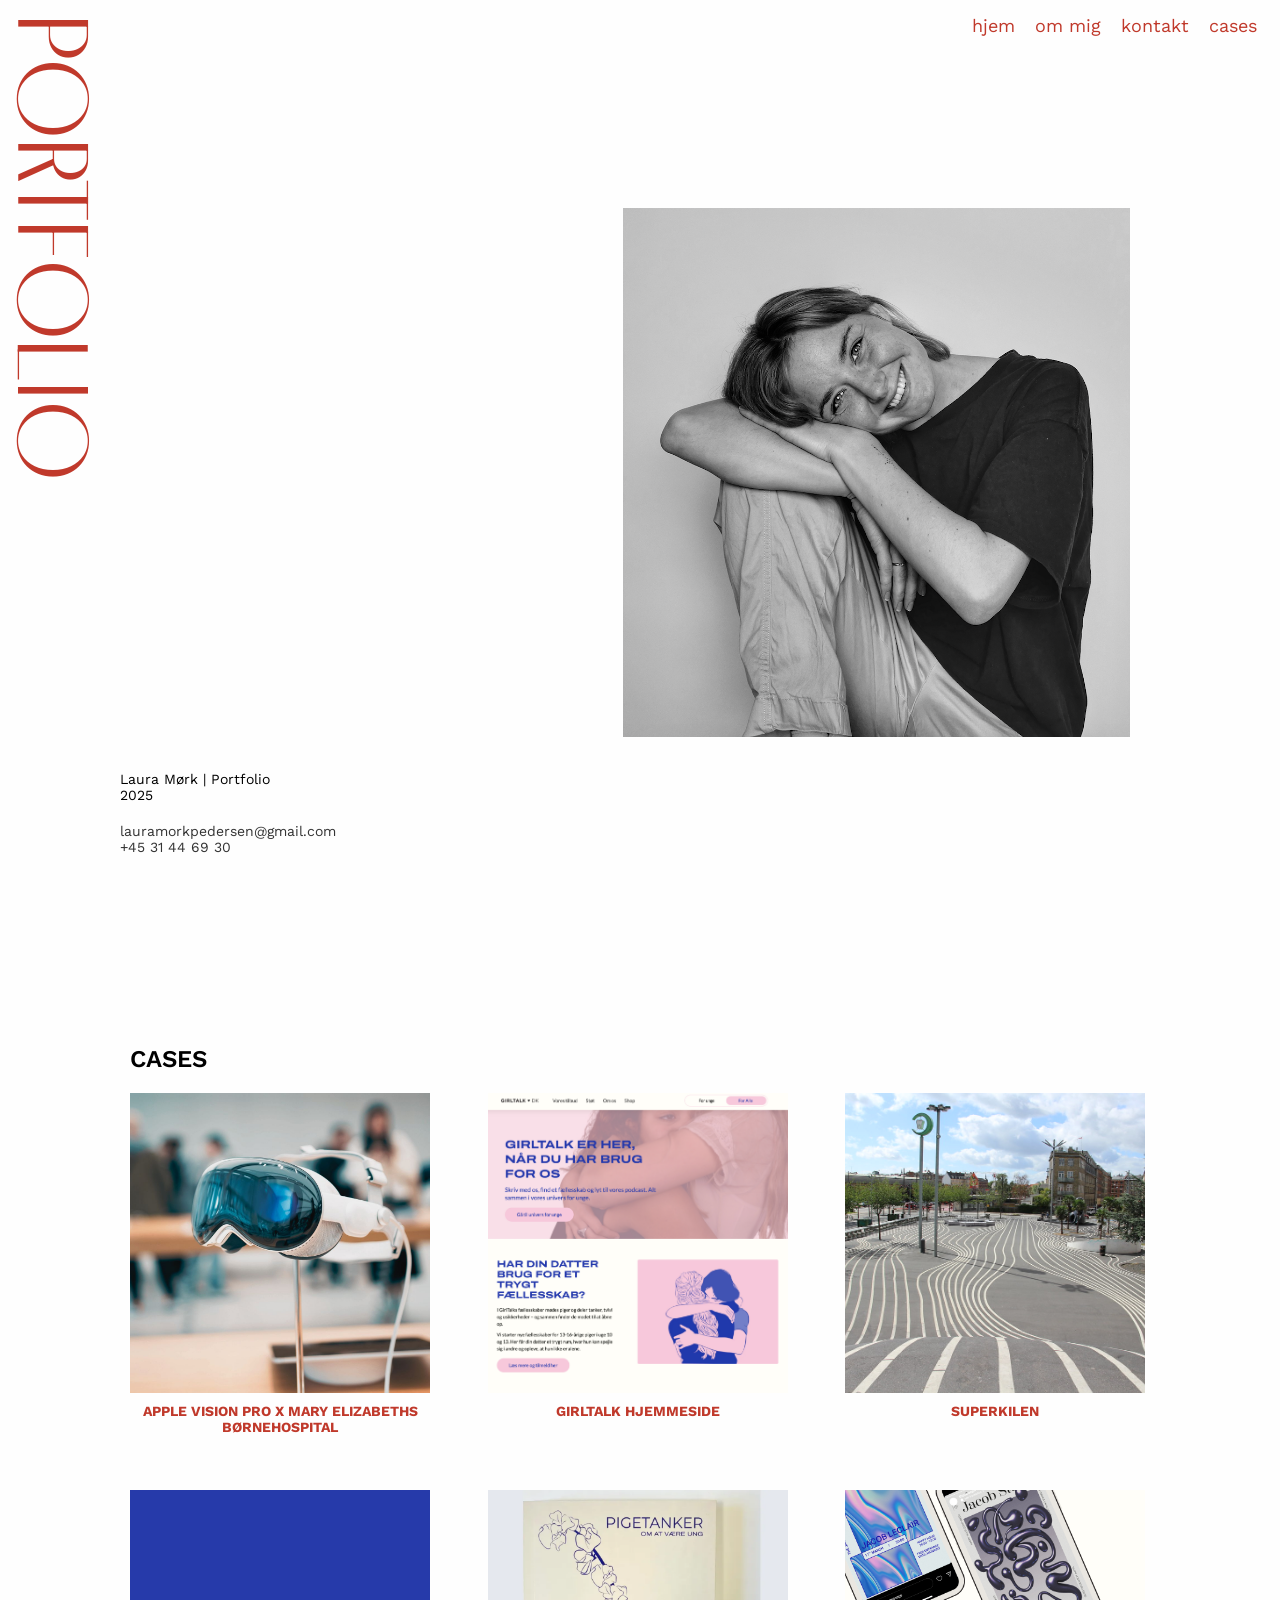
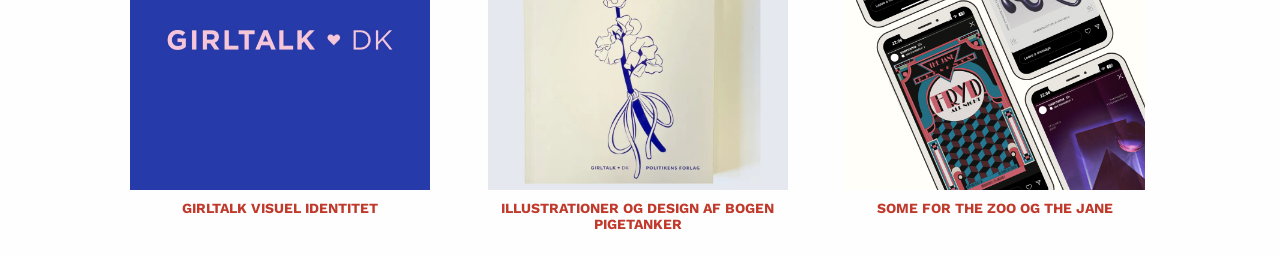
<file: index.html>
<!DOCTYPE html>
<html lang="en">
<head>
    <meta charset="UTF-8">
    <meta name="viewport" content="width=device-width, initial-scale=1.0">
    <title>Portfolio</title>
    <link rel="stylesheet" href="style.css">
    <script src="script.js" defer></script>
</head>
<body class="index">
    <header>
        <!-- Navigation Menu -->
        <nav class="navbar-index">
            
            <!-- Burger Menu Button (only for mobile) -->
            <div class="burger-menu" onclick="toggleMenu()">
                <div class="burger-line"></div>
                <div class="burger-line"></div>
                <div class="burger-line"></div>
            </div>
    
            <!-- Navigation Links -->
            <ul class="nav-links" id="navLinks">
                <li><a href="index.html">hjem</a></li>
                <li><a href="aboutme.html">om mig</a></li>
                <li><a href="contact.html">kontakt</a></li>
    
                <!-- Contact menu with submenu -->
                <li class="menu-item has-submenu">
                    <a href="projekter.html" class="submenu-toggle">cases</a>
                    <ul class="submenu">
                        <li><a href="duckwise.html">Apple Vision Pro x Mary Elizabeths Børnehospital</a></li>
                        <li><a href="girltalkvisuelidentitet.html">GirlTalk Visuel Identitet</a></li>
                        <li><a href="girltalkweb.html">GirlTalk Hjemmeside</a></li>
                        <li><a href="superkilen.html">Superkilen</a></li>
                        <li><a href="pigetanker.html">Pigetanker</a></li>
                        <li><a href="some.html">SoMe</a></li>
                    </ul>
                </li>
            </ul>
        </nav>
    </header>
    

<main>
    <div class="container">
        <div class="left-section">
            <div>
            <div class="info">
                <p>Laura Mørk | Portfolio<br>2025</p>

            </p>
            </div>
            <div class="description">
               <a href="mailto:lauramorkpedersen@gmail.com">lauramorkpedersen@gmail.com</a>
              <a href="tel:+4531446930">+45 31 44 69 30</a>
        </div>
        </div>
    </div>
        <div class="right-section">
            <div class="large-image">
                <img src="assets/images/portfolio1.JPEG" alt="Black and white street photography">
            </div>
        </div>
        <div class="portfolio-text">
            <p>portfolio</p>
        </div>
    </div>

    <section class="selected-work fade-in">
        <h2>CASES</h2>
        <div class="work-grid">
            <a href="duckwise.html" class="work-item">
                <img class="work-img " src="assets/duckwiseimages/avp.jpg" alt="Vuffeli">
                <p >APPLE VISION PRO X MARY ELIZABETHS BØRNEHOSPITAL</p>
            </a>
            <a href="girltalkweb.html" class="work-item">
                <img class="work-img " src="assets/girltalkwebimg/girltalkwebshort.png" alt="Vuffeli">
                <p >GIRLTALK HJEMMESIDE</p>
            </a>
            <a href="superkilen.html" class="work-item">
                <img class="work-img " src="assets/superkilenimg/superkilen.jpg" alt="Apple Vision Pro">
                <p >SUPERKILEN</p>
            </a>
            <a href="girltalkvisuelidentitet.html" class="work-item">
                <img class="work-img " src="assets/girltalkprojectimg/gtpinkblue.jpg"alt="Restaurant Il Gallo">
                <p >GIRLTALK VISUEL IDENTITET</p>
            </a>
            <a href="pigetanker.html" class="work-item">
                <img class="work-img" src="assets/pigetankerimg/pigetankerfeature.webp" alt="Fotografi Galleri">
                <p >ILLUSTRATIONER OG DESIGN AF BOGEN PIGETANKER</p>
            </a>
            <a href="some.html" class="work-item">
                <img class="work-img " src="assets/someimg/somefeature.png" alt="Das Büro">
                <p >SOME FOR THE ZOO OG THE JANE</p>
            </a>
        </div>
    </section>
    
</main>
</body>
</html>
</file>
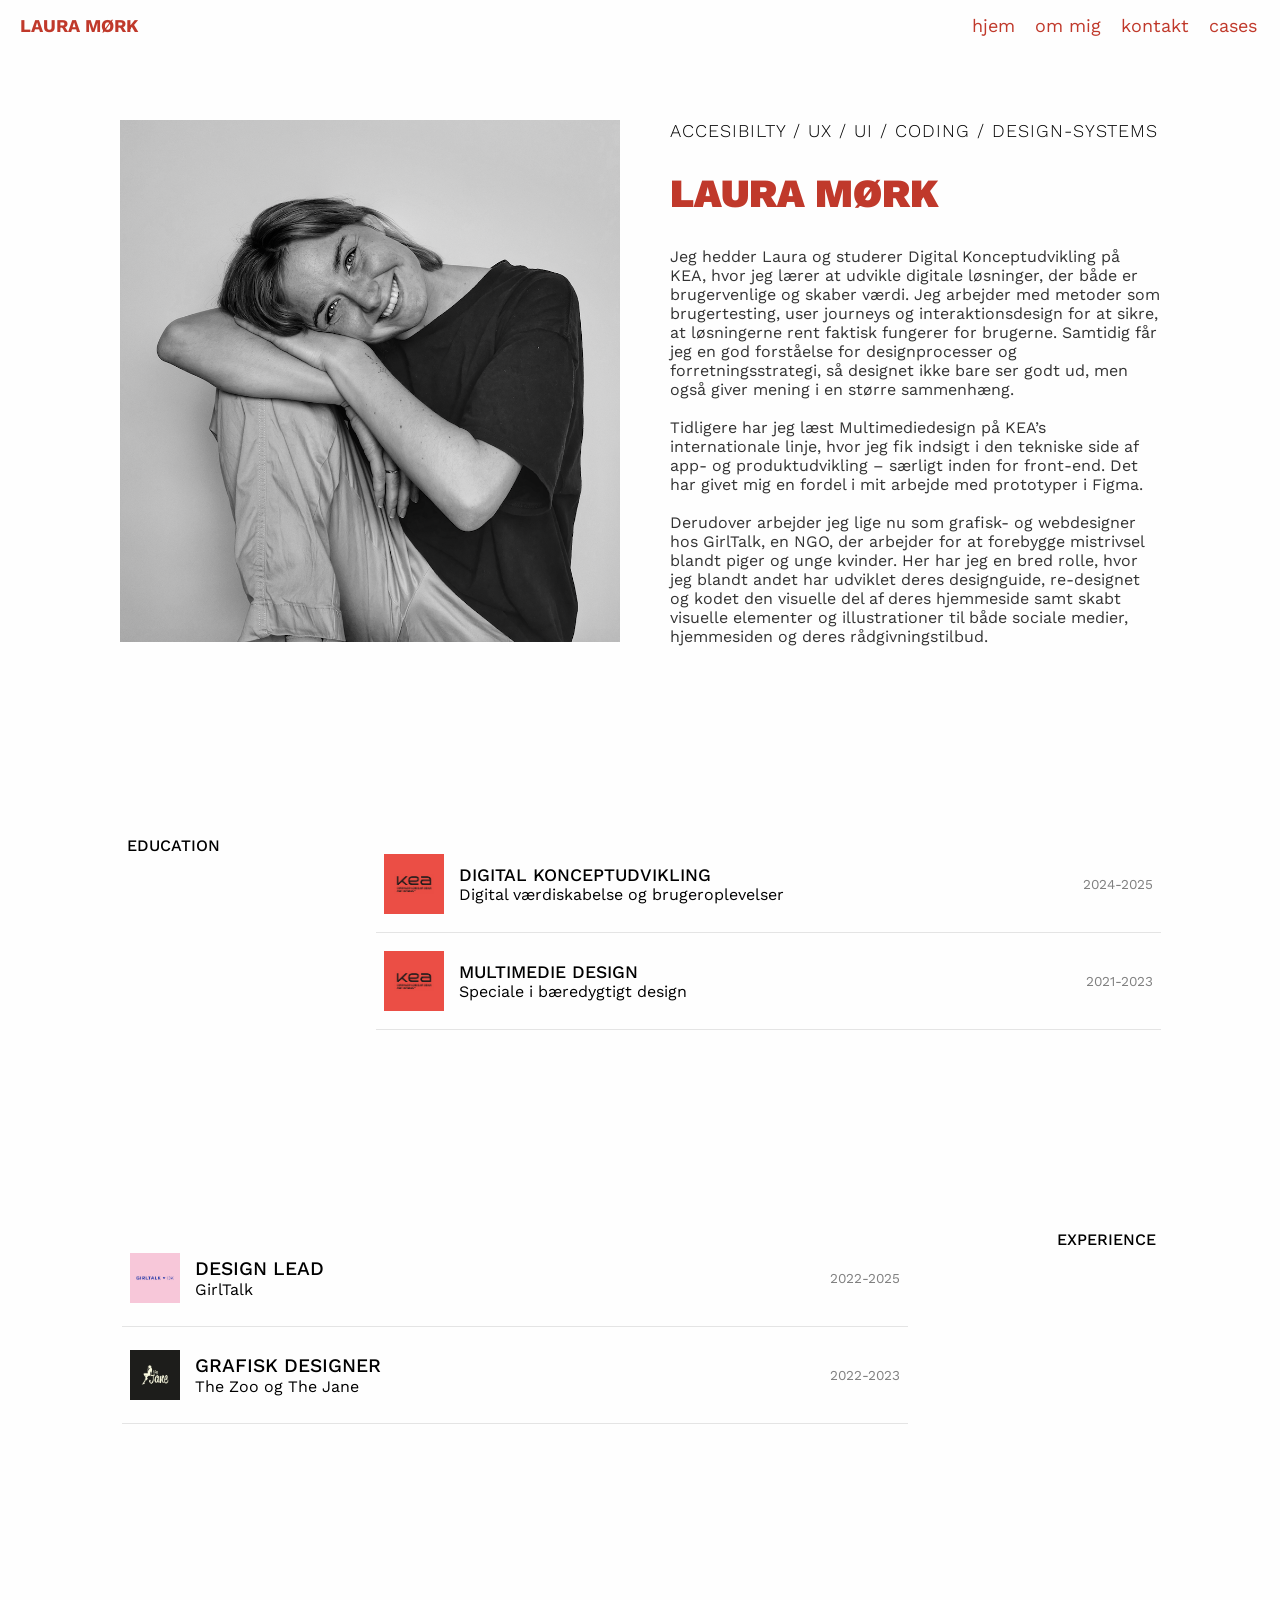
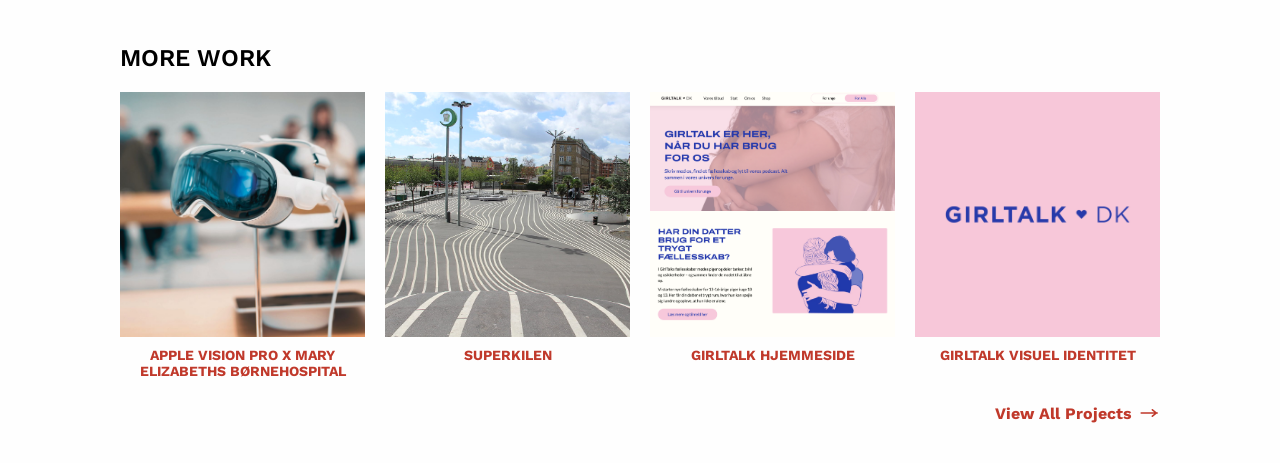
<file: aboutme.html>
<!DOCTYPE html>
<html lang="en">
<head>
    <meta charset="UTF-8">
    <meta name="viewport" content="width=device-width, initial-scale=1.0">
    <link rel="stylesheet" href="style.css">
    <script src="script.js"></script>
    <title>Document</title>
</head>
<body>
    <header>
        <!-- Navigation Menu -->
        <nav class="navbar">

            <div class="logo">
                <a href="index.html">
                    Laura Mørk
                </a>
            </div>

            <!-- Burger Menu Button (only for mobile) -->
            <div class="burger-menu" onclick="toggleMenu()">
                <div class="burger-line"></div>
                <div class="burger-line"></div>
                <div class="burger-line"></div>
            </div>
    
            <!-- Navigation Links -->
            <ul class="nav-links" id="navLinks">
                <li><a href="index.html">hjem</a></li>
                <li><a href="aboutme.html">om mig</a></li>
                <li><a href="contact.html">kontakt</a></li>
    
                <!-- Contact menu with submenu -->
                <li class="menu-item has-submenu">
                    <a href="projekter.html" class="submenu-toggle">cases</a>
                    <ul class="submenu">
                        <li><a href="duckwise.html">Apple Vision Pro x Mary Elizabeths Børnehospital</a></li>
                        <li><a href="girltalkvisuelidentitet.html">GirlTalk Visuel Identitet</a></li>
                        <li><a href="girltalkweb.html">GirlTalk Hjemmeside</a></li>
                        <li><a href="superkilen.html">Superkilen</a></li>
                        <li><a href="pigetanker.html">Pigetanker</a></li>
                        <li><a href="some.html">SoMe</a></li>
                    </ul>
                </li>
            </ul>
        </nav>
    </header>
    
    <main >
        <section class="project-feature">
            <div class="image-content">
                <img src="assets/images/portfolio1.JPEG" alt="Apple Vision Pro">
            </div>
            <div class="text-content">
                <h2> ACCESIBILTY / UX / UI / CODING / DESIGN-SYSTEMS </h2>
                <h1>Laura Mørk</h1>
                <p>Jeg hedder Laura og studerer Digital Konceptudvikling på KEA, hvor jeg lærer at udvikle digitale løsninger, der både er brugervenlige og skaber værdi. Jeg arbejder med metoder som brugertesting, user journeys og interaktionsdesign for at sikre, at løsningerne rent faktisk fungerer for brugerne. Samtidig får jeg en god forståelse for designprocesser og forretningsstrategi, så designet ikke bare ser godt ud, men også giver mening i en større sammenhæng.</p>
                <br>
            <p>Tidligere har jeg læst Multimediedesign på KEA’s internationale linje, hvor jeg fik indsigt i den tekniske side af app- og produktudvikling – særligt inden for front-end. Det har givet mig en fordel i mit arbejde med prototyper i Figma. 
                </p>
                <br>
                <p>Derudover arbejder jeg lige nu som grafisk- og webdesigner hos GirlTalk, en NGO, der arbejder for at forebygge mistrivsel blandt piger og unge kvinder. Her har jeg en bred rolle, hvor jeg blandt andet har udviklet deres designguide, re-designet og kodet den visuelle del af deres hjemmeside samt skabt visuelle elementer og illustrationer til både sociale medier, hjemmesiden og deres rådgivningstilbud.</p>
            </div>
        </section>
        <section class="education-container fade-in">
            <h2 class="education-title">Education</h2>  <!-- Title on the left -->
            <div class="education-grid">  <!-- Grid on the right -->
                <div class="education-item">
                    <img src="assets/aboutmeimages/kealogo.jpg" alt="School Logo">
                    <div class="education-text">
                        <h3>Digital Konceptudvikling</h3>
                        <p>Digital værdiskabelse og brugeroplevelser</p>
                    </div>
                    <span class="years">2024-2025</span>
                </div>
                <div class="education-item">
                    <img src="assets/aboutmeimages/kealogo.jpg" alt="School Logo">
                    <div class="education-text">
                        <h3>Multimedie Design</h3>
                        <p>Speciale i bæredygtigt design</p>
                    </div>
                    <span class="years">2021-2023</span>
                </div>
            </div>
        </section>
        <section class="experience-container fade-in">
            <div class="experience-grid"> 
                <div class="experience-item">
                    <img src="assets/aboutmeimages/gtbluepink.png" alt="Company Logo">
                    <div class="experience-text">
                    <h3>Design Lead</h3>
                    <p>GirlTalk</p>
                </div>
                    <span class="years">2022-2025</span>
                </div>
                <div class="experience-item">
                    <img src="assets/aboutmeimages/thejanelogo.jpg" alt="Company Logo">
                    <div class="experience-text">
                        <h3>Grafisk Designer</h3>
                        <p>The Zoo og The Jane</p>
                    </div>
                    <span class="years">2022-2023</span>
                
            </div>
        </div>
            <h2 class="experience-title">Experience</h2>  
        </section>     


        
        
        <section class="additional-work fade-in">
            <h2>MORE WORK</h2>
            <div class="additional-work-grid">
                <a href="duckwise.html" class="additional-work-item">
                    <img class="additional-work-img" src="assets/duckwiseimages/avp.jpg" alt="Project 1">
                    <p >APPLE VISION PRO X MARY ELIZABETHS BØRNEHOSPITAL</p>
                </a>
                <a href="superkilen.html" class="additional-work-item">
                    <img class="additional-work-img" src="assets/superkilenimg/superkilen.jpg" alt="Project 2">
                    <p >SUPERKILEN</p>
                </a>
                <a href="girltalkweb.html" class="additional-work-item">
                    <img class="additional-work-img" src="assets/girltalkwebimg/girltalkwebshort.png" alt="Project 3">
                    <p >GIRLTALK HJEMMESIDE</p>
                </a>
                <a href="girltalkvisuelidentitet.html" class="additional-work-item">
                    <img class="additional-work-img" src="assets/girltalkprojectimg/gtbluepink.png" alt="Project 4">
                    <p >GIRLTALK VISUEL IDENTITET</p>
                </a>
            </div>
            <div class="viewall">
            <a href="all-projects.html" class="project-link">View All Projects</a>
            </div>
        </section>
        
        

      
         
        </section>
    </main>
</body>
</html>
</file>
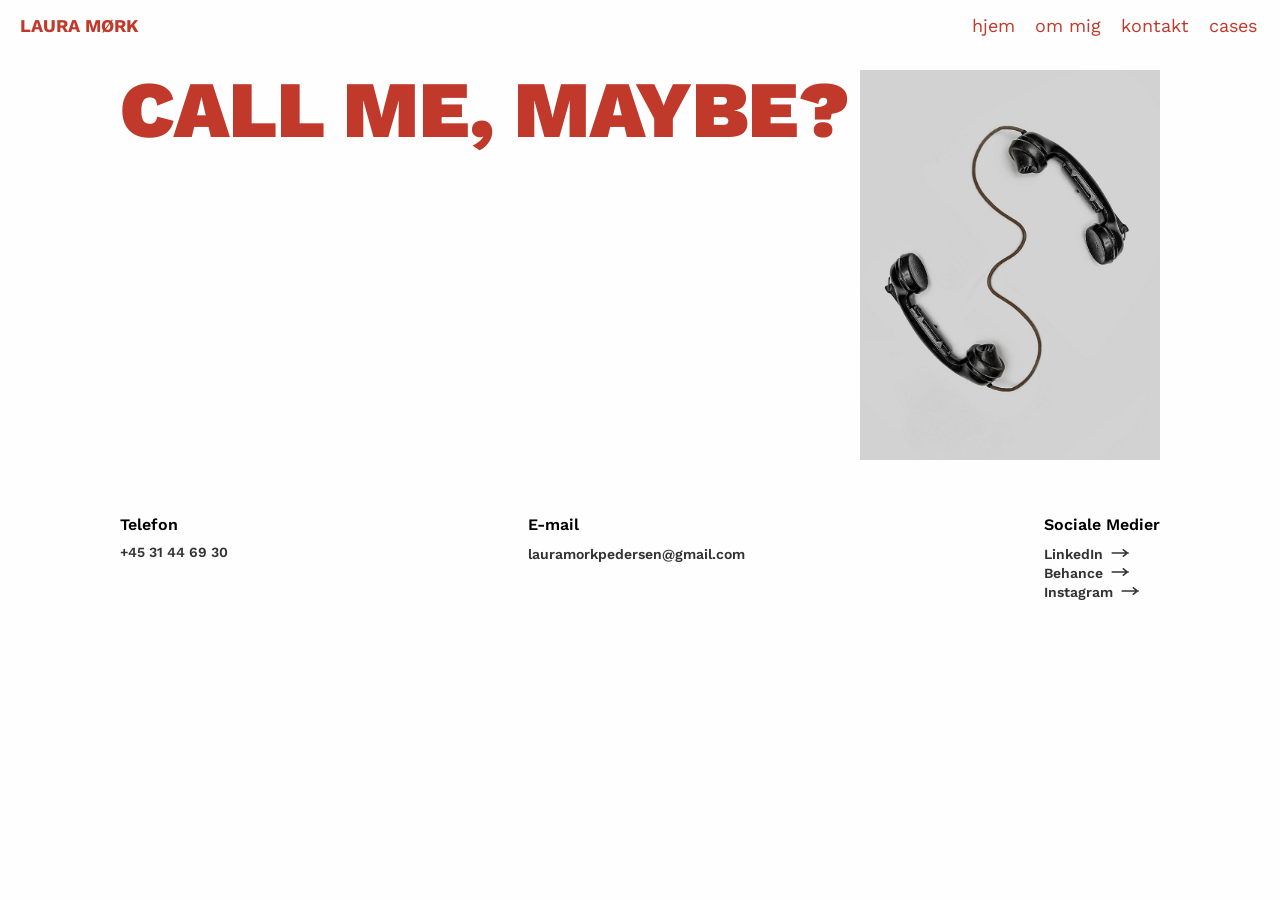
<file: contact.html>
<!DOCTYPE html>
<html lang="en">
<head>
    <meta charset="UTF-8">
    <meta name="viewport" content="width=device-width, initial-scale=1.0">
    <title>Project Page</title>
    <link rel="stylesheet" href="style.css">
    <script src="script.js" defer></script>
</head>
<body class="contactpage">
    <header>
        <!-- Navigation Menu -->
        <nav class="navbar">

            <div class="logo">
                <a href="index.html">
                    Laura Mørk
                </a>
            </div>

            <!-- Burger Menu Button (only for mobile) -->
            <div class="burger-menu" onclick="toggleMenu()">
                <div class="burger-line"></div>
                <div class="burger-line"></div>
                <div class="burger-line"></div>
            </div>
    
            <!-- Navigation Links -->
            <ul class="nav-links" id="navLinks">
                <li><a href="index.html">hjem</a></li>
                <li><a href="aboutme.html">om mig</a></li>
                <li><a href="contact.html">kontakt</a></li>
    
                <!-- Contact menu with submenu -->
                <li class="menu-item has-submenu">
                    <a href="projekter.html" class="submenu-toggle">cases</a>
                    <ul class="submenu">
                        <li><a href="duckwise.html">Apple Vision Pro x Mary Elizabeths Børnehospital</a></li>
                        <li><a href="girltalkvisuelidentitet.html">GirlTalk Visuel Identitet</a></li>
                        <li><a href="girltalkweb.html">GirlTalk Hjemmeside</a></li>
                        <li><a href="superkilen.html">Superkilen</a></li>
                        <li><a href="pigetanker.html">Pigetanker</a></li>
                        <li><a href="some.html">SoMe</a></li>
                    </ul>
                </li>
            </ul>
        </nav>
    </header>
    <main>
        <section class="contact-container">
            <div>
                <div class="contact-text-container">
                    <div class="contact-text">
    <h1>Call me, maybe?</h1>
                    </div>
                </div>
            </div>
            <div class="contact-image-block">
                <img class="contact-img" src="assets/images/phones.jpg" alt="Project image 1">
            </div>
        </section>
        <section>
            <div class="contact-text-info">
                <div class="contact-text-info-item">
                    <h4>Telefon</h4>
                    <a href="tel:+4531446930">+45 31 44 69 30</a>
                </div>
                <div class="contact-text-info-item">
                    <h4>E-mail</h4>
                    <p><a href="mailto:lauramorkpedersen@gmail.com">lauramorkpedersen@gmail.com</a></p>
                </div>
                <div class="contact-text-info-item">
                    <h4>Sociale Medier</h4>
                    <p><a class="project-link" href="https://dk.linkedin.com/in/laura-m%C3%B8rk">LinkedIn</a></p>
                    <p><a class="project-link" href="https://www.behance.net/lauramrk">Behance</a></p>
                    <p><a class="project-link" href="https://www.instagram.com/_lauramoerk/">Instagram</a></p>
                </div>
                                </div>
        </section>

    </main>
</body>
</html>
</file>
<file: style.css>
@font-face {
    font-family: Melodrama;
    src: url(assets/fonts/Melodrama-Variable.ttf);
  }

  @font-face {
    font-family: WorkSans;
    src: url(assets/fonts/WorkSans-Variable.ttf);
  }

/*Root Variabes*/
:root {
    --pri-clr: #c0392b;  /* Red */
    --secondary-color: #f5f2eb;  /* Light Beige */
    --text-color: #333;  /* Dark Gray */
    --border-color: #ccc;  /* Light Gray */
    --background-color: #fefefe;  /* White */
    --hover-background: #e0dbcd; /* Hover Color */


}

/*GENERAL STYLING*/

html {
    scroll-behavior: smooth;
  }

body {
    margin: 0;
    padding: 20px;
    background-color: #fefefe;
    font-family: WorkSans;
}

h1,h2,h3,h4,h5,h6{
    font-family: WorkSans;
    font-weight: 600;
}

p {
    font-family: WorkSans;
    margin: 0px;
}

main{
display: flex;
flex-direction: column;
gap:150px;
justify-content: center;
margin-left: 80px;
margin-right:80px;
padding-top:50px;
}

.index main{
    padding-top: 0%;
}

.container {
    display: flex;
    height: 95vh;
    position: relative;
    justify-content: center;
    align-items: center;
}

.left-section {
    padding: 20px;
    width: 40%;
    display: flex;
    flex-direction: column;
    justify-content: end;
    gap: 5px;
    margin-top: auto;
}

.info {
    font-size: 14px;
    margin-bottom: 20px;
}

.info a {
    text-decoration: none;
    color: black;
}

.description {
    font-size: 14px;
    display: flex;
    flex-direction: column;
}

.description a{
    text-decoration: none;
    color: var(--text-color);
    font-size: 14px;
    font-weight: 400;
}



.right-section {
    width:auto;
    position: relative;
    display: flex;
    flex-direction: row;
    justify-content: end;
    margin-right: auto;
}


.portfolio-text p{
    position: fixed;
    top: 14px; /* Adjust the top spacing */
   left: -15px; /* Adjust based on layout */
    font-size: 100px;
    font-weight: bold;
    color: #c0392b;
    writing-mode: vertical-rl;
    /* text-orientation: upright; */
    text-transform: uppercase;
    font-family: Melodrama;
    font-weight: 400;
}


.large-image {
    display: flex;
    flex-direction: row;
    margin-top: 50px;
    margin-right: 0;
    justify-content: end;
    z-index: 1;
}


.large-image img {
    width: 70%;
    height: auto;
    display: block;
    margin-right: 50px;
    z-index: 10;
}
@keyframes fadeInUp {
    from {
        opacity: 0;
        transform: translateY(30px);
    }
    to {
        opacity: 1;
        transform: translateY(0);
    }
}

.fade-in {
    opacity: 0;
    transform: translateY(30px);
    transition: opacity 0.4s ease, transform 0.4s ease;
}

/* When element is in view, make it visible */
.fade-in.visible {
    opacity: 1;
    transform: translateY(0);
}

/*SPECIFICPAGES STYLE*/
.some img{
    max-height:400px;
    object-fit: contain;
}


/*CONTACT PAGE*/
.contactpage main{
    gap: 30px !important;
    padding: 20px;
    padding-top:50px;
}

.contact-container{
    display: flex;
    flex-direction: row;
    justify-content: space-between;
}


.contactpage h1{
    font-size: 40px;
    font-weight: 900;
    text-transform: uppercase;
    color: var(--pri-clr);
    font-family: WorkSans;
    line-height: 1;
}
.contact-text-container{
    display: flex;
    flex-direction: column;
}

.contact-text h1{
    font-size: 5rem;
    margin-top: 0px;
}
.contact-text-info{
display: flex;
flex-direction: row;
justify-content: space-between;
gap: 10px;
}

.contact-text-info-item{
    display: flex;
    flex-direction: column;
}

.contact-text-info-item h4{
    margin-bottom: 10px;
}

.contact-text-info-item a{
    text-decoration: none;
    color: var(--text-color);
    font-size: 14px;
    font-weight: 600;
}

.contact-text-info-item .project-link::after {
    content: "";
    display: inline-block;
    width: 20px; /* Initial arrow size */
    height: 10px;
    background-image: url("data:image/svg+xml,%3Csvg xmlns='http://www.w3.org/2000/svg' viewBox='0 0 24 10' fill='none' stroke='%23333' stroke-width='2' stroke-linecap='round' stroke-linejoin='round'%3E%3Cpath d='M1 5h20M15 1l5 4-5 4'/%3E%3C/svg%3E");
    background-size: contain;
    background-repeat: no-repeat;
    margin-left: 8px;
    transition: transform 0.3s ease-in-out;
    transform-origin: left center;
    color: var(--text-color);
}

.contact-text-info-item .project-link:hover{
    color: var(--text-color);
} 


.contact-img{
    max-width: 300px;
}

/*ABOUT ME PAGE*/


.additional-work {
    padding: 20px;
    margin: auto;
    max-width: 1200px;
}

/* Title Styling */
.additional-work h2 {
    font-family: WorkSans;
    font-weight: 600;
    text-align: left;
}

/* RESPONSIVE WORK GRID */
.additional-work-grid {
    display: grid;
    grid-template-columns: repeat(4, 1fr); /* Default: 4 columns */
    gap: 20px;
    justify-content: center;
    max-width: 100%;
    margin-bottom: 20px;
}

/* Work Item Styling */
.additional-work-item {
    display: flex;
    flex-direction: column;
    align-items: center;
    text-decoration: none;
    transition: transform 0.3s ease-in-out;
    width: 100%;
}

.additional-work-img {
    width: 100%;
    height: auto;
    aspect-ratio: 1 / 1;
    object-fit: cover;
    display: block;
    border-radius: 0px;
}

.viewall{
    width: 100%;
    display: flex;
    justify-content: end;
}
/* Text under images*/
.additional-work-item p {
    font-size: 14px;
    font-weight: bold;
    color: var(--pri-clr);
    margin-top: 10px;
    width: 100%;
    display: inline-block;
    padding-bottom: 5px;
    text-align: center;
} 

/* Subtle Hover Effect */
.additional-work-item:hover {
    transform: scale(1.05);
}


/* Experience Section */
.experience-container {
    display: flex;
    flex-wrap: wrap;
    justify-content: space-between; 
    align-items: flex-start; 
  width: 95%;
    margin: auto;
    padding: 30px;
}


.experience-title {
    font-size: 1rem;
    font-weight: 500;
    text-transform: uppercase;
    margin: 0;
    flex: 1; 
    text-align: end;
}


.experience-grid {
    max-width: 900px;
    display: flex;
    flex-direction: column;
    gap: 0px;
    align-items: center;
    flex: 3; 
}

.experience-item {
    display: flex;
    align-items: center; 
    justify-content: space-between;
    gap: 15px; 
    padding: 8px; 
    transition: all 0.3s ease;
    width: 100%;
    height: 80px; 
    border-bottom: 1px solid rgba(0, 0, 0, 0.1);
    font-weight: 400;
}

.experience-item.active {
    box-shadow: 0px 4px 8px rgba(0, 0, 0, 0.05);
}


.experience-item img {
    width: 50px;
    height: 50px;
    border-radius: 0px;
    object-fit: cover;
    flex-shrink: 0; 
}


.experience-item h3 {
    flex: 1;
    font-size: 1.2em;
    font-family: WorkSans;
    text-transform: uppercase;
    margin: 0;
    font-weight: 500;
}

.experience-text{
   margin-right: auto;
}


.years {
    font-size: 0.9em;
    color: gray;
    text-align: right;
}



/* Education Section */

.education-container {
    display: flex;
    justify-content: space-between;
    align-items: flex-start; 
    width: 95%;
    margin: auto;
    padding: 20px;
}


.education-title {
    font-size: 1rem;
    font-weight: 500;
    text-transform: uppercase;
    margin: 0;
    flex: 1; 
}


.education-grid {
    display: flex;
    max-width: 900px;
    flex-direction: column;
    gap: 0px;
    align-items: center;
    flex: 3; 
}

.education-item {
    display: flex;
    align-items: center; 
    justify-content: space-between;
    gap: 15px; 
    padding: 8px; 
    transition: all 0.3s ease;
    width: 100%;
    height: 80px; 
    border-bottom: 1px solid rgba(0, 0, 0, 0.1);
    font-weight: 400;
}


.education-item.active {
    box-shadow: 0px 4px 8px rgba(0, 0, 0, 0.05);
}


.education-item img {
    width: 60px; 
    height: 60px; 
    border-radius: 0px;
    object-fit: cover;
    flex-shrink: 0; 
}


.education-item h3 {
    flex: 1;
    font-size: 1.1em; 
    font-family: WorkSans;
    text-transform: uppercase;
    margin: 0;
    font-weight: 500;
}

.education-text{
    margin-right: auto;
 }
.years {
    font-size: 0.85em; /* Reduced font size */
    color: gray;
    text-align: right;
}

/*MEDIA ABOUT ME*/
/* Responsive Layout for Small Screens */

/* additional work media queries */
@media (max-width: 1024px) {
    .additional-work-grid {
        grid-template-columns: repeat(2, 1fr); /* Tablets: 2 columns */
        gap: 15px;
    }
}


@media (max-width: 480px) {
    .additional-work-grid {
        grid-template-columns: 1fr; /* Mobile: 1 column */
    }

    .project-link {
        font-size: 14px;
    }
}

@media (max-width: 768px) {
    .additional-work-grid {
        grid-template-columns: repeat(2, 1fr); /* Small tablets: 2 columns */
    }

    .project-link {
        text-align: center; /* Center the link on smaller screens */
        padding-right: 0;
    }

    .experience-container, .education-container {
        flex-direction: column; /* Stack elements */
        align-items: center;
        text-align: center;
    }

    .experience-title, .education-title {
        width: 100%; /* Ensure title takes full width */
        text-align: center;
        margin-bottom: 15px;
    }

    .experience-grid, .education-grid {
        max-width: 100%; /* Allow full responsiveness */
        width: 90%;
    }

    .experience-item, .education-item {
        flex-direction: column; /* Stack items vertically */
        text-align: center;
        height: auto; /* Allow height to be dynamic */
        padding: 15px;
    }

    .experience-item img, .education-item img {
        width: 40px;
        height: 40px;
    }
}


/* Additional Work Media Queries */
@media (max-width: 1024px) {
    .additional-work-grid {
        grid-template-columns: repeat(2, 1fr); /* Tablets: 2 columns */
        gap: 15px;
    }
}

@media (max-width: 768px) {
    .additional-work-grid {
        grid-template-columns: repeat(2, 1fr); /* Small tablets: 2 columns */
    }

    .project-link {
        text-align: center; /* Center the link on smaller screens */
        padding-right: 0;
    }
}

@media (max-width: 480px) {
    .additional-work-grid {
        grid-template-columns: 1fr; /* Mobile: 1 column */
    }

    .project-link {
        font-size: 14px;
    }
}

/* NAVBAR STYLES */

.navbar-index {
    display: flex;
    justify-content: end;  
    align-items: center;
    padding: 15px 20px;
    position: fixed;
    width: 97%;
    top: 0;
left: 0;
    z-index: 1000;
}

.navbar {
    display: flex;
    justify-content: space-between;  
    align-items: center;
    padding: 15px 20px;
    position: fixed;
    width: 97%;
    top: 0;
left: 0;
    z-index: 1000;
}



/* Navigation Links (Desktop & Tablet) */
.nav-links {
    display: flex;
    list-style: none;
    gap: 10px;
    padding: 0;
    margin: 0;
    z-index: 110;
}

.nav-links li {
    position: relative;
    margin: auto;
    z-index: 120;
}

.nav-links a {
    text-decoration: none;
    color: var(--pri-clr);
    font-size: 18px;
    font-weight: bold;
    padding: 5px 5px;
    transition: 0.3s;
    font-family: WorkSans;
    font-weight: 400;
    z-index: 130;
}

.logo a{
    font-size: 18px;
    font-weight: 700;
    text-transform: uppercase;
    text-decoration: none;
    color: var(--pri-clr);
}

.logo:hover{
    color: var(--pri-clr);
}

.nav-links a:hover {
    color: var(--pri-clr);
    text-decoration: underline;
    text-underline-offset: 4px;
}

/* SUBMENU STYLES */
.has-submenu {
    position: relative;
}

.submenu {
    display: none;
    position: absolute;
    top: 100%;
    right: 0;
    background-color:var(--background-color);
    min-width: 150px;
    box-shadow: 0px 4px 6px rgba(0, 0, 0, 0.1);
    text-align: left;
    padding: 0;
    z-index: 0;
}

.submenu li {
    list-style: none;
}

.submenu a {
    display: block;
    padding: 10px;
    color: #333;
}

.submenu a:hover {
    background-color: #e0dbcd;
}

/* Show submenu on hover (desktop only) */
@media (min-width: 769px) {
    .has-submenu:hover .submenu {
        display: block;
    }
}

/* BURGER MENU (HIDDEN IN DESKTOP) */
.burger-menu {
    display: none; /* Hide by default */
    flex-direction: column;
    justify-content: space-around;
    width: 30px;
    height: 25px;
    cursor: pointer;
}

.burger-line {
    width: 100%;
    height: 4px;
    background-color: #c0392b;
}

/* MOBILE MENU */
@media (max-width: 768px) {
    .burger-menu {
        display: flex; /* Show in mobile */
    }

    .nav-links {
        display: none;
        flex-direction: column;
        position: absolute;
        top: 60px;
        right: 0;
        background-color: var(--background-color);
        width: 200px;
        text-align: center;
        padding-top: 20px;
    }

    .nav-links.active {
        display: flex;
    }

    .nav-links li {
        padding: 5px;
    }

    .submenu {
        position: static;
        display: none;
        background: none;
        box-shadow: none;
    }

    .submenu-toggle {
        display: block;
        width: 100%;
        text-align: left;
        padding: 5px 5px;
    }

    .submenu.active {
        display: block;
    }
}

/* SELECTED WORK */
.selected-work{
    padding-left: 30px;
    padding-right:35px;
    margin: auto;
}

.selected-work h2{
    font-family: WorkSans;
    font-weight: 600;
}
.work-grid {
    display: flex;
    flex-direction: row;
    flex-wrap: wrap;
    gap:10px;
    row-gap: 50px;
    justify-content: space-between;
    max-width: 1200px;
    
}
.work-item {
    text-align: center;
    text-decoration: none;
    transition: transform 0.3s ease-in-out;
    max-width: 300px;

}

.work-img {
    width: 100%;
    aspect-ratio: 1 / 1;  /* Ensures a square shape */
    object-fit: cover;  /* Clips the image instead of stretching */
    display: block;
    border-radius: 0px;
}

.work-item p  {
        font-size: 14px;
        font-weight: bold;
        color: var(--pri-clr);
        margin-top: 10px;
        width: 100%;
        display: inline-block;
        padding-bottom: 5px;
        text-align: center;
    } 


.work-item:hover {
    transform: scale(1.05);
}




/*SINGLE PROJECT PAGE*/

.project-feature {
    display: flex;
    align-items: center;
    justify-content: space-between; /* Ensures text is on the left and image on the right */
    max-width: 1200px;
    margin: auto;
    padding: 20px 20px;
    padding-top: 50px;
    gap: 50px;
    flex-wrap: wrap;
    align-items: flex-start;
}

.project-feature .text-content {
    flex: 1;
    max-width: 600px;
}


.project-feature h2 {
    font-size: 18px;
    text-transform: uppercase;
    letter-spacing: 1px;
    font-family: WorkSans;
    font-weight: 300;
    margin-top:0px;
}

.project-feature h1 {
    font-size: 40px;
    font-weight: 900;
    text-transform: uppercase;
    color: var(--pri-clr);
    font-family: WorkSans;
    line-height: 1;
}

.project-feature p {
    font-size: 16px;
    color: #333;
    font-family: WorkSans;
}

.project-feature img {
    flex: 1;
    max-width: 500px;
    width: 100%;
    border-radius: 0px;
}


.header-image {
    width: 100%;
    max-height:75vh;
    display: block;
    object-fit: cover;
    margin-top: 50px;
}

.project-container {
    display: flex;
    flex-direction: column;
    gap: 50px;
    max-width: 1200px;
    margin: auto;
}

.project-intro {
    text-align: left;
    padding: 20px;
}

.project-intro h1 {
    font-size: 36px;
    color: #c0392b;
    padding-left: 20px;
}

.project-description {
    font-size: 18px;
    color: #444;
    margin-top: 10px;
    max-width: 800px;
}

.project-content {
    display: grid;
    grid-template-columns: repeat(auto-fit, minmax(300px, 1fr));
    gap: 30px;
    align-items: start;
    padding: 20px;
}

.text-block {
    font-size: 16px;
    color: #333;
    line-height: 1.5;
    max-width: 500px;
}

.image-block:hover{
    cursor: pointer;
}

.image-block img {
    width: 100%;
    height: auto;
    display: block;
    border-radius: 0px;
}

/* Full-Width Quote */
.project-quote {
    text-align: center;
    font-size: 36px;
    font-style: italic;
    font-weight: 200;
    font-family: MeloDrama;
    color: var(--text-color);
    padding: 50px 0px;
    margin: 50px 0;
    display: flex;
    flex-direction: column;
    justify-content: center;
    align-items: center;
}

/* Quote Author Name */
.project-quote cite {
    width: 100%;
    font-size: 14px;
    font-style: normal;
    font-weight: 400;
    color: var(--pri-clr); /* Red */
    margin-top: 40px;
    display: block;
    line-height: 0.5;
    text-align: right;
    font-family: WorkSans;
}

/* Responsive Adjustments */
@media (max-width: 768px) {
    .project-quote {
        font-size: 28px;
        padding: 30px 15px;
    }
    .project-quote cite {
        font-size: 18px;
    }
}

@media (max-width: 480px) {
    .project-quote {
        font-size: 22px;
        padding: 20px 10px;
    }
    .project-quote cite {
        font-size: 16px;
    }
}




/*PROJECT PAGE LIGHTBOX*/
/* Lightbox background overlay */
.lightbox {
    position: fixed;
    top: 0;
    left: 0;
    width: 100%;
    height: 100%;
    background: rgba(0, 0, 0, 0.8); /* Dark overlay */
    display: none; /* Initially hidden */
    justify-content: center;
    align-items: center;
    z-index: 1000;
}

/* Lightbox image */
.lightbox img {
    max-width: 90%;
    max-height: 90%;
    border-radius: 0px;
    box-shadow: 0px 4px 15px rgba(255, 255, 255, 0.2);
}

/* Close button */
.lightbox-close {
    position: absolute;
    top: 20px;
    right: 30px;
    font-size: 40px;
    color: white;
    cursor: pointer;
    font-weight: bold;
}



/* MEDIA QUERIES */

@media (max-width:992px){
    .work-item {
        flex: 0 0 auto;
        width: 180px; /* Smaller width for mobile */
    }

    .work-item img {
        max-width: 180px;
    }

main{
        margin-left: 80px;
        margin-right: 0px;
    }
}

/* Mobile View: Arrange items in a horizontal row */
@media (max-width: 768px) {

    main{
        display: flex;
        flex-direction: column;
        gap:50px;
        height: 100%;
        justify-content: end;
        margin-left: 0px;
        margin-right:0px;
        margin-bottom: auto;
        }

    .container {
        display: flex;
        flex-direction: column;
        height: 100%;
        align-items: center;
    }
    
  
    .right-section {
        width: 100%;
        display: flex;
        justify-content: center; /* Centers content */
        align-items: center; /* Aligns vertically */
        margin: 0 auto; /* Ensures it's centered */
    }

    .large-image {
        width: 80%;
        display: flex;
        justify-content: center; /* Centers the image */
        align-items: center;
        margin-top: 0;
        z-index: 0;
        padding: 20px;
    }

    .large-image img {
        width: 80%; /* Adjust width for better responsiveness */
        height: auto;
        margin: 0 auto; /* Ensures centering */
        display: block;
        z-index: 0;
    }

    .left-section {
        width: 80%;
        padding-top: 30px;
    }

    .large-image {
    margin-top: 0px;
    justify-content: space-around;
    }
    
    
    .large-image img {
        width: 100%;
        margin-right: 0px;
    }
    

    .work-grid {
            gap: 10px;
            padding: 10px;
            /* flex-direction: column; */
            align-items: start;
            justify-content: center;
 }


    .work-item {
        flex: 0 0 auto;
        width: 180px; /* Smaller width for mobile */
    }

    .work-item img {
        max-width: 180px;
    }

    .selected-work{
        padding:0px;
        display: flex;
        flex-direction: column;
        align-items: center;
    }


    .project-container {
        gap: 40px;
    }

}



@media (max-width: 768px) {
    main {
        margin-left: 20px;
        margin-right: 20px;
    }
    
    .project-intro h1 {
        font-size: 28px;
        margin-top: 5px;
        margin-bottom: 5px;
    }
    
    .project-description {
        font-size: 16px;
    }
    
    .project-content {
        grid-template-columns: 1fr;
    }
}

/* Responsive font size adjustments */


@media (max-width: 768px) {
    .portfolio-text p{
        font-size: 60px;
        padding-left: 15px; /* Matches mobile main margin */
    }
}

@media (max-width: 480px) {
    .portfolio-text p{
        font-size: 40px;
        padding-left: 10px;
    }
}
.project-link {
    position: relative;
    display: inline-flex;
    align-items: center;
    justify-self: end;
    text-decoration: none;
    color: var(--pri-clr);
    text-align: end;
    font-weight: 700;
    text-decoration: none;
    color: var(--pri-clr);
    transition: color 0.3s ease-in-out;
}

.project-link::after {
    content: "";
    display: inline-block;
    width: 20px; /* Initial arrow size */
    height: 10px;
    background-image: url("data:image/svg+xml,%3Csvg xmlns='http://www.w3.org/2000/svg' viewBox='0 0 24 10' fill='none' stroke='%23c0392b' stroke-width='2' stroke-linecap='round' stroke-linejoin='round'%3E%3Cpath d='M1 5h20M15 1l5 4-5 4'/%3E%3C/svg%3E");
    background-size: contain;
    background-repeat: no-repeat;
    margin-left: 8px;
    transition: transform 0.3s ease-in-out;
    transform-origin: left center;
    color: var(--pri-clr);
}


.project-link:hover {
    color: var(--pri-clr);
}

.project-link:hover::after {
    transform: scaleX(1.8); /* Expands the arrow */
}
</file>
